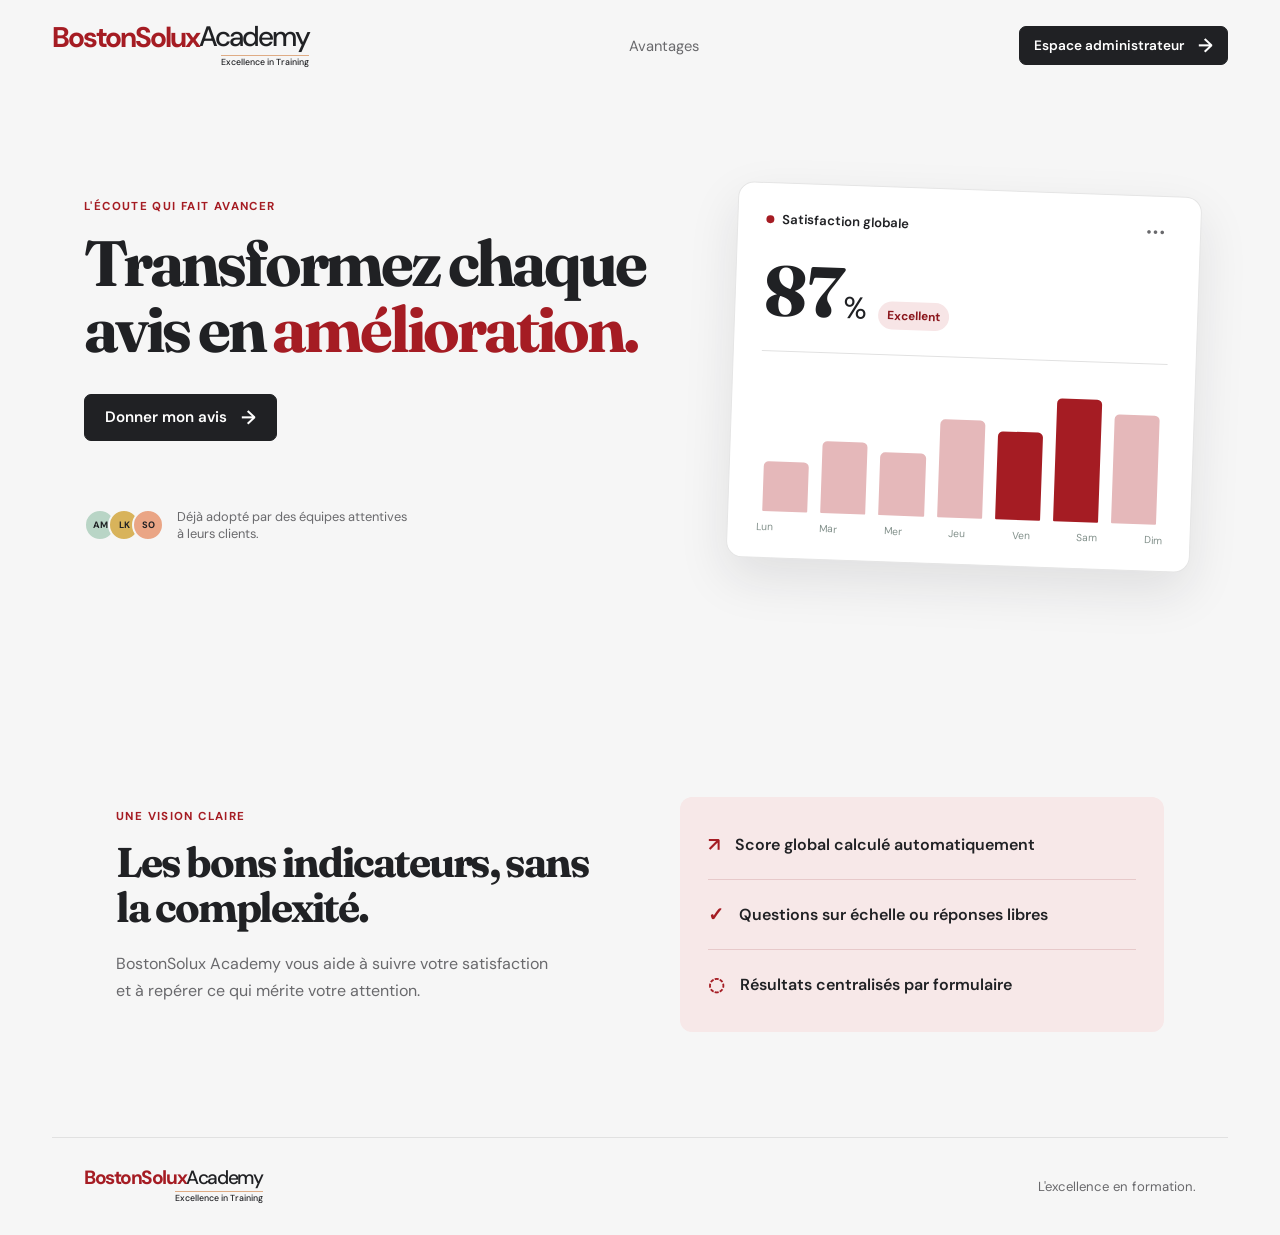
<file: frontend/index.html>
<!doctype html>
<html lang="fr">
<head>
  <meta charset="UTF-8">
  <meta name="viewport" content="width=device-width, initial-scale=1.0">
  <meta name="description" content="BostonSolux Academy, la plateforme de collecte et d'analyse de satisfaction.">
  <title>BostonSolux Academy — Évaluations</title>
  <link rel="preconnect" href="https://fonts.googleapis.com">
  <link rel="preconnect" href="https://fonts.gstatic.com" crossorigin>
  <link href="https://fonts.googleapis.com/css2?family=DM+Sans:wght@400;500;600;700&family=Fraunces:opsz,wght@9..144,600;9..144,700&display=swap" rel="stylesheet">
  <link rel="stylesheet" href="css/style.css">
</head>
<body>
  <header class="site-header">
    <a class="brand" href="index.html" aria-label="BostonSolux Academy, accueil">
      <span class="brand-logo">
        <span>BostonSolux</span><b>Academy</b>
        <small>Excellence in Training</small>
      </span>
    </a>
    <nav aria-label="Navigation principale">
      <a href="#avantages">Avantages</a>
    </nav>
    <a class="button button-small" href="connexion.html">Espace administrateur <span>→</span></a>
  </header>

  <main>
    <section class="hero">
      <div class="hero-copy">
        <p class="eyebrow">L'écoute qui fait avancer</p>
        <h1>Transformez chaque avis en <em>amélioration.</em></h1>
        <div class="hero-actions">
          <a class="button" href="evaluer.html">Donner mon avis <span>→</span></a>
        </div>
        <div class="trust">
          <div class="avatars"><span>AM</span><span>LK</span><span>SO</span></div>
          <p>Déjà adopté par des équipes attentives à leurs clients.</p>
        </div>
      </div>
      <div class="hero-card" aria-label="Aperçu d'un résultat de satisfaction">
        <div class="card-top">
          <span class="dot-label"><i></i> Satisfaction globale</span>
          <button aria-label="Plus d'options">•••</button>
        </div>
        <div class="score"><strong>87<small>%</small></strong><span>Excellent</span></div>
        <div class="chart" aria-hidden="true">
          <span style="height:36%"></span><span style="height:52%"></span><span style="height:45%"></span>
          <span style="height:70%"></span><span style="height:63%"></span><span style="height:88%"></span>
          <span style="height:78%"></span>
        </div>
        <div class="chart-labels"><span>Lun</span><span>Mar</span><span>Mer</span><span>Jeu</span><span>Ven</span><span>Sam</span><span>Dim</span></div>
      </div>
    </section>

    <section class="benefits" id="avantages">
      <div>
        <p class="eyebrow">Une vision claire</p>
        <h2>Les bons indicateurs, sans la complexité.</h2>
        <p>BostonSolux Academy vous aide à suivre votre satisfaction et à repérer ce qui mérite votre attention.</p>
      </div>
      <ul>
        <li><span>↗</span> Score global calculé automatiquement</li>
        <li><span>✓</span> Questions sur échelle ou réponses libres</li>
        <li><span>◌</span> Résultats centralisés par formulaire</li>
      </ul>
    </section>
  </main>

  <footer>
    <a class="brand" href="index.html">
      <span class="brand-logo">
        <span>BostonSolux</span><b>Academy</b>
        <small>Excellence in Training</small>
      </span>
    </a>
    <p>L'excellence en formation.</p>
  </footer>
</body>
</html>
</file>
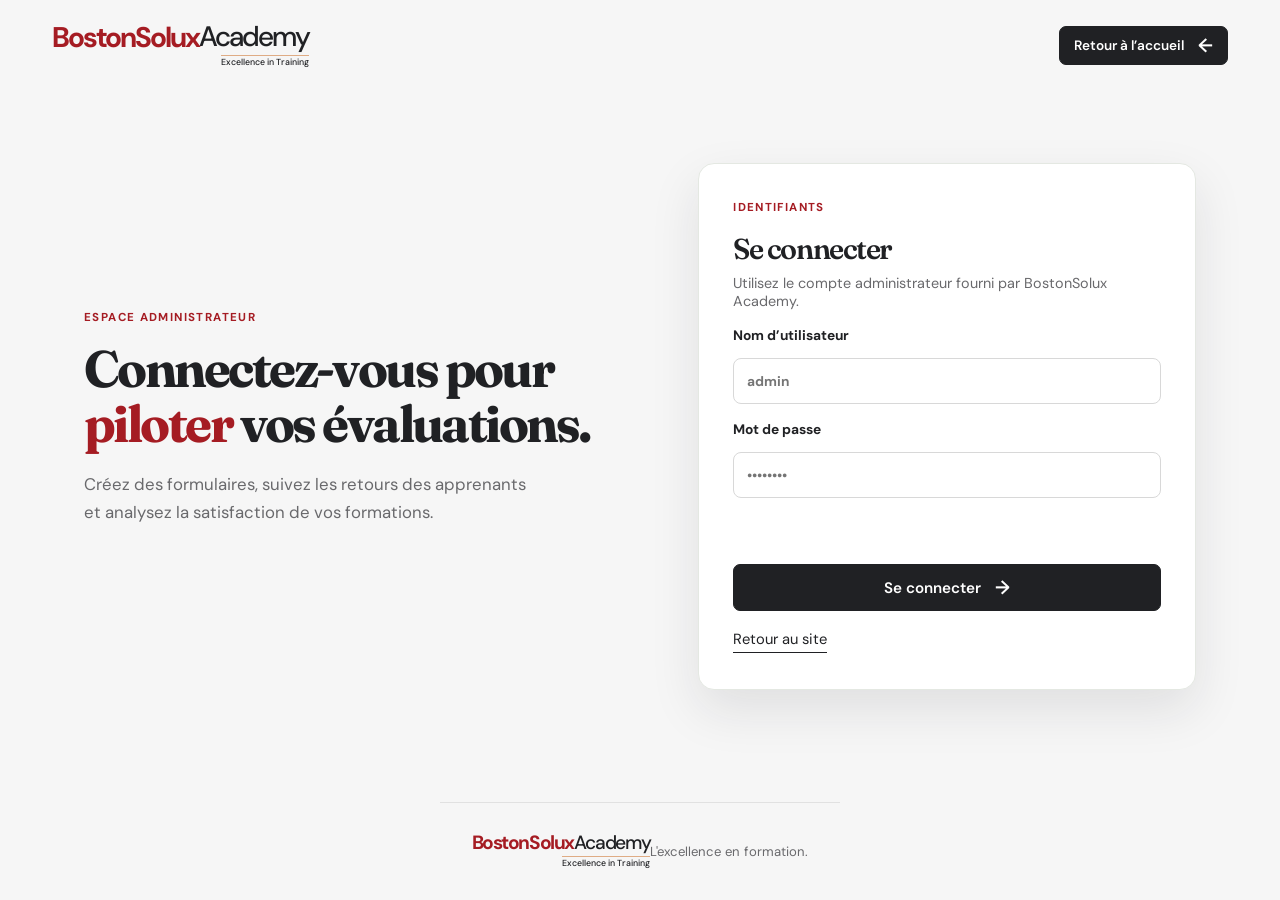
<file: frontend/admin.html>
<!doctype html>
<html lang="fr">
<head>
  <meta charset="UTF-8">
  <meta name="viewport" content="width=device-width, initial-scale=1.0">
  <title>Tableau de bord — BostonSolux Academy</title>
  <link rel="preconnect" href="https://fonts.googleapis.com">
  <link rel="preconnect" href="https://fonts.gstatic.com" crossorigin>
  <link href="https://fonts.googleapis.com/css2?family=DM+Sans:wght@400;500;600;700&family=Fraunces:opsz,wght@9..144,600;9..144,700&display=swap" rel="stylesheet">
  <link rel="stylesheet" href="css/style.css">
</head>
<body class="dashboard-page">
  <aside class="sidebar">
    <a class="brand" href="index.html">
      <span class="brand-logo">
        <span>BostonSolux</span><b>Academy</b>
        <small>Excellence in Training</small>
      </span>
    </a>
    <nav>
      <a class="active" href="admin.html"><span>▦</span> Vue d'ensemble</a>
      <a href="#formulaires"><span>▤</span> Formulaires</a>
      <a href="#resultats"><span>◔</span> Résultats</a>
    </nav>
    <div class="sidebar-bottom">
      <a href="index.html"><span>⌂</span> Voir le site</a>
      <button class="logout-link" id="logoutButton" type="button"><span>↩</span> Se déconnecter</button>
      <div class="profile">
        <span>AD</span>
        <div>
          <b id="adminName">Administrateur</b>
          <small>Espace de gestion</small>
        </div>
      </div>
    </div>
  </aside>

  <main class="dashboard-main">
    <header class="dashboard-header">
      <div>
        <p class="eyebrow">Tableau de bord</p>
        <h1>Bonjour <span id="adminGreeting">Admin</span> <span>👋</span></h1>
        <p>Créez vos questionnaires de satisfaction et suivez les retours.</p>
      </div>
      <button class="button" id="newFormButton" type="button">+ Nouveau formulaire</button>
    </header>

    <section class="metrics" aria-label="Indicateurs clés">
      <article>
        <span>Évaluations reçues</span>
        <strong id="metricEvaluations">0</strong>
      </article>
      <article>
        <span>Satisfaction moyenne</span>
        <strong id="metricSatisfaction">—</strong>
      </article>
      <article>
        <span>Formulaires actifs</span>
        <strong id="metricForms">0</strong>
      </article>
    </section>

    <section class="dashboard-section" id="formulaires">
      <div class="section-heading">
        <div>
          <h2>Vos formulaires</h2>
          <p>Lieu, formateurs et questions de chaque formation.</p>
        </div>
      </div>
      <div class="forms-list" id="formsList"></div>
    </section>

    <section class="dashboard-section" id="resultats">
      <div class="section-heading">
        <div>
          <h2>Réponses de l’apprenant</h2>
          <p>Consultez les réponses soumises pour chaque formulaire.</p>
        </div>
      </div>

      <label class="response-picker">
        Formulaire
        <select id="responseFormSelect"></select>
      </label>

      <div class="responses-list" id="responsesList">
        <p class="empty-state">Sélectionnez un formulaire pour afficher les réponses.</p>
      </div>
    </section>
  </main>

  <dialog id="formDialog">
    <form class="dialog-content dialog-wide" id="createForm">
      <button class="dialog-close" type="button" id="closeDialog" aria-label="Fermer">×</button>
      <p class="eyebrow">Nouveau formulaire</p>
      <h2>Créez votre questionnaire</h2>

      <label>Titre de la formation
        <input id="formTitle" required placeholder="Ex. Formation Cybersécurité &amp; Réseaux">
      </label>

      <label>Catégorie
        <input id="formCategory" placeholder="Ex. Informatique / Certifications">
      </label>

      <label>Lieu de la formation
        <input id="formLocation" required placeholder="Ex. Lomé, Campus BostonSolux / En ligne">
      </label>

      <div class="builder-block">
        <div class="builder-heading">
          <h3>Formateur(s)</h3>
          <button type="button" class="button button-ghost button-tiny" id="addTrainerButton">+ Ajouter un formateur</button>
        </div>
        <div id="trainersContainer"></div>
      </div>

      <div class="builder-block">
        <div class="builder-heading">
          <h3>Questions du formulaire</h3>
          <button type="button" class="button button-ghost button-tiny" id="addQuestionButton">+ Ajouter une question</button>
        </div>
        <div id="questionsContainer"></div>
      </div>

      <p class="validation" id="formError" role="alert"></p>

      <menu>
        <button type="button" class="button button-ghost" id="cancelDialog">Annuler</button>
        <button type="submit" class="button" id="saveFormButton">Créer le formulaire</button>
      </menu>
    </form>
  </dialog>

  <script src="js/api.js"></script>
  <script src="js/auth.js"></script>
  <script src="js/admin.js"></script>
</body>
</html>
</file>
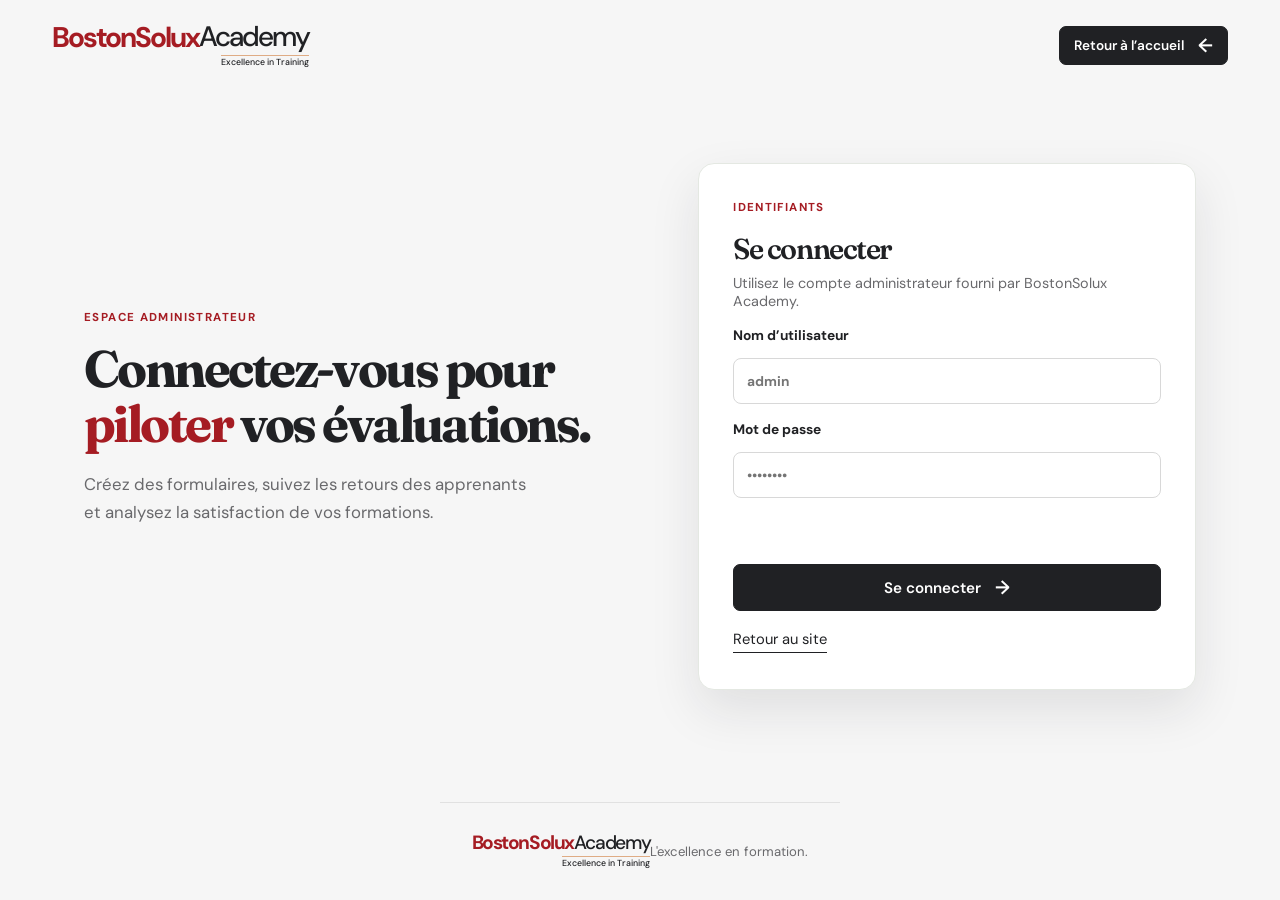
<file: frontend/connexion.html>
<!doctype html>
<html lang="fr">
<head>
  <meta charset="UTF-8">
  <meta name="viewport" content="width=device-width, initial-scale=1.0">
  <meta name="description" content="Connexion à l’espace administrateur BostonSolux Academy.">
  <title>Connexion — BostonSolux Academy</title>
  <link rel="preconnect" href="https://fonts.googleapis.com">
  <link rel="preconnect" href="https://fonts.gstatic.com" crossorigin>
  <link href="https://fonts.googleapis.com/css2?family=DM+Sans:wght@400;500;600;700&family=Fraunces:opsz,wght@9..144,600;9..144,700&display=swap" rel="stylesheet">
  <link rel="stylesheet" href="css/style.css">
</head>
<body class="login-page">
  <header class="site-header">
    <a class="brand" href="index.html" aria-label="BostonSolux Academy, accueil">
      <span class="brand-logo">
        <span>BostonSolux</span><b>Academy</b>
        <small>Excellence in Training</small>
      </span>
    </a>
    <a class="button button-small header-home" href="index.html">Retour à l’accueil <span>←</span></a>
  </header>

  <main class="login-wrap">
    <section class="login-intro">
      <p class="eyebrow">Espace administrateur</p>
      <h1>Connectez-vous pour <em>piloter</em> vos évaluations.</h1>
      <p>Créez des formulaires, suivez les retours des apprenants et analysez la satisfaction de vos formations.</p>
    </section>

    <form class="login-card" id="loginForm">
      <p class="eyebrow">Identifiants</p>
      <h2>Se connecter</h2>
      <p class="login-hint">Utilisez le compte administrateur fourni par BostonSolux Academy.</p>

      <label for="username">Nom d’utilisateur
        <input id="username" name="username" type="text" autocomplete="username" required placeholder="admin">
      </label>
      <label for="password">Mot de passe
        <input id="password" name="password" type="password" autocomplete="current-password" required placeholder="••••••••">
      </label>

      <p class="validation" id="loginError" role="alert"></p>

      <button class="button" type="submit" id="loginSubmit">Se connecter <span>→</span></button>
      <a class="text-link login-back" href="index.html">Retour au site</a>
    </form>
  </main>

  <footer>
    <a class="brand" href="index.html">
      <span class="brand-logo">
        <span>BostonSolux</span><b>Academy</b>
        <small>Excellence in Training</small>
      </span>
    </a>
    <p>L'excellence en formation.</p>
  </footer>

  <script src="js/api.js"></script>
  <script src="js/connexion.js"></script>
</body>
</html>
</file>
<file: frontend/css/style.css>
:root { --ink:#202124; --muted:#69696c; --cream:#f6f6f6; --paper:#ffffff; --line:#e1e1e1; --mint:#f5e4e5; --accent:#a51c23; --yellow:#d8b35b; --shadow:0 20px 50px rgba(32,33,36,.10); }
* { box-sizing:border-box; } body { margin:0; font-family:'DM Sans',sans-serif; color:var(--ink); background:var(--cream); } a { color:inherit; text-decoration:none; } .brand { align-items:center; display:inline-flex; font-weight:700; gap:9px; letter-spacing:-.04em; font-size:1.25rem; } .brand-mark { align-items:center; background:var(--ink); border-radius:8px; color:#fff; display:inline-flex; font-family:Fraunces,serif; height:29px; justify-content:center; width:29px; } .site-header,.simple-header { align-items:center; display:flex; justify-content:space-between; margin:auto; max-width:1240px; padding:25px 32px; } .site-header nav { display:flex; gap:32px; color:var(--muted); font-size:.92rem; } .site-header nav a:hover,.text-link:hover { color:var(--accent); } .button { align-items:center; background:var(--ink); border:1px solid var(--ink); border-radius:7px; color:white; cursor:pointer; display:inline-flex; font:600 .95rem 'DM Sans',sans-serif; gap:14px; justify-content:center; min-height:47px; padding:0 20px; transition:.2s ease; } .button:hover { background:#28534d; transform:translateY(-1px); } .button span { font-size:1.2rem; } .button-small { min-height:39px; padding:0 14px; font-size:.85rem; } .button-ghost { background:transparent; color:var(--ink); border-color:var(--line); } .button-ghost:hover { background:#f0f3ee; color:var(--ink); }
.hero { align-items:center; display:grid; gap:80px; grid-template-columns:1.1fr .9fr; margin:0 auto; max-width:1176px; min-height:600px; padding:60px 32px 90px; } .eyebrow { color:#66817a; font-size:.72rem; font-weight:700; letter-spacing:.12em; margin:0 0 16px; text-transform:uppercase; } h1,h2,h3 { letter-spacing:-.05em; margin-top:0; } h1,h2 { font-family:Fraunces,serif; } .hero h1 { font-size:clamp(3.2rem,5vw,5rem); line-height:1.03; margin-bottom:25px; } .hero h1 em { color:var(--accent); font-style:normal; } .hero-text { color:var(--muted); font-size:1.08rem; line-height:1.7; max-width:495px; } .hero-actions { align-items:center; display:flex; gap:23px; margin-top:32px; } .text-link { border-bottom:1px solid currentColor; font-size:.92rem; padding-bottom:3px; } .trust { align-items:center; display:flex; gap:13px; margin-top:54px; } .trust p { color:var(--muted); font-size:.8rem; max-width:230px; } .avatars { display:flex; } .avatars span { align-items:center; background:var(--yellow); border:2px solid var(--cream); border-radius:50%; display:flex; font-size:.58rem; font-weight:700; height:32px; justify-content:center; margin-left:-8px; width:32px; } .avatars span:first-child { margin-left:0; background:#b9d5c6; } .avatars span:last-child { background:#eaa585; }
.hero-card { background:var(--paper); border:1px solid #e4e8e2; border-radius:16px; box-shadow:var(--shadow); padding:27px 28px 24px; transform:rotate(2deg); } .card-top { align-items:center; display:flex; font-size:.82rem; font-weight:600; justify-content:space-between; } .card-top button { background:none; border:0; color:var(--muted); cursor:pointer; letter-spacing:2px; } .dot-label { align-items:center; display:flex; gap:8px; } .dot-label i { background:#55aa7a; border-radius:50%; height:8px; width:8px; } .score { align-items:baseline; border-bottom:1px solid var(--line); display:flex; gap:12px; margin:28px 0 20px; padding-bottom:25px; } .score strong { font:700 4.4rem/1 Fraunces,serif; } .score small { font:400 1.9rem DM Sans,sans-serif; } .score span { background:#e3f2e8; border-radius:30px; color:#398056; font-size:.74rem; font-weight:700; padding:6px 9px; } .chart { align-items:flex-end; display:flex; gap:13px; height:140px; padding:0 6px; } .chart span { background:#b8dac8; border-radius:5px 5px 1px 1px; flex:1; } .chart span:nth-last-child(2),.chart span:nth-last-child(3) { background:#4d9c72; } .chart-labels { color:#82908b; display:flex; font-size:.64rem; justify-content:space-between; margin-top:9px; }
.steps { background:var(--ink); color:#fff; padding:100px max(32px,calc((100vw - 1112px)/2)); } .steps .eyebrow { color:#9fc6b1; } .steps h2 { font-size:clamp(2rem,3.5vw,3.25rem); max-width:500px; } .step-grid { display:grid; gap:35px; grid-template-columns:repeat(3,1fr); margin-top:62px; } .step-grid article { border-top:1px solid #52716b; padding-top:23px; } .step-number { color:#a2cbb3; font:600 .8rem monospace; } .step-grid h3 { font:600 1.4rem Fraunces,serif; margin:25px 0 9px; } .step-grid p { color:#bfd0c9; font-size:.94rem; line-height:1.6; max-width:245px; } .benefits { align-items:center; display:grid; gap:80px; grid-template-columns:1fr 1fr; margin:auto; max-width:1112px; padding:105px 32px; } .benefits h2 { font-size:2.6rem; line-height:1.1; margin-bottom:20px; } .benefits p:not(.eyebrow) { color:var(--muted); line-height:1.65; max-width:450px; } .benefits ul { background:#e6f0e8; border-radius:12px; list-style:none; margin:0; padding:13px 28px; } .benefits li { align-items:center; border-bottom:1px solid #c9ddcf; display:flex; font-weight:600; gap:15px; padding:22px 0; } .benefits li:last-child { border:0; } .benefits li span { color:#43936a; font-size:1.2rem; } footer { align-items:center; border-top:1px solid var(--line); color:var(--muted); display:flex; font-size:.82rem; justify-content:space-between; margin:auto; max-width:1176px; padding:27px 32px; } footer .brand { color:var(--ink); }
.survey-page { background:#f2f5f1; min-height:100vh; } .simple-header { background:var(--paper); max-width:none; padding-left:max(32px,calc((100vw - 1120px)/2)); padding-right:max(32px,calc((100vw - 1120px)/2)); } .secure-note { color:var(--muted); font-size:.8rem; } .survey-wrap { margin:auto; max-width:680px; padding:58px 24px; } .progress-wrap { margin:0 12px 26px; } .progress-meta { color:var(--muted); display:flex; font-size:.8rem; justify-content:space-between; } .progress-track { background:#d9e2dc; border-radius:10px; height:7px; margin-top:10px; overflow:hidden; } .progress-track div { background:#5caa79; border-radius:inherit; height:100%; transition:width .25s; } .survey-card { background:var(--paper); border:1px solid #e0e7e1; border-radius:14px; box-shadow:0 8px 35px rgba(24,60,56,.06); padding:46px 52px 34px; } .survey-card h1 { font-size:2.45rem; line-height:1.1; margin-bottom:13px; } .survey-description { color:var(--muted); line-height:1.6; margin-bottom:40px; } fieldset { border:0; margin:0; padding:0; } legend { font-size:1.12rem; font-weight:700; line-height:1.45; padding:0; } .required,.optional { border-radius:10px; font:600 .64rem 'DM Sans',sans-serif; letter-spacing:.03em; margin-left:7px; padding:3px 6px; text-transform:uppercase; vertical-align:middle; } .required { background:#fbe5dd; color:#bd593b; } .optional { background:#e7eeea; color:#648076; } .scale-labels { color:var(--muted); display:flex; font-size:.76rem; justify-content:space-between; margin:32px 2px 11px; } .rating-options { display:flex; gap:11px; } .rating-options label { flex:1; } .rating-options input { opacity:0; position:absolute; } .rating-options span { align-items:center; border:1px solid #cedbd2; border-radius:8px; cursor:pointer; display:flex; font-size:1.15rem; font-weight:700; height:58px; justify-content:center; transition:.15s; } .rating-options input:checked + span { background:var(--ink); border-color:var(--ink); color:#fff; } .rating-options input:focus-visible + span { outline:3px solid #f0bc99; } textarea,input { background:#fff; border:1px solid #cedbd2; border-radius:8px; color:var(--ink); font:inherit; margin-top:14px; outline-color:var(--accent); padding:13px; resize:vertical; width:100%; } .validation { color:#c5563a; font-size:.82rem; min-height:18px; } .form-actions { border-top:1px solid var(--line); display:flex; justify-content:space-between; margin-top:45px; padding-top:25px; } .privacy-note { color:var(--muted); font-size:.75rem; text-align:center; } .success-state { padding:33px 10px; text-align:center; } .success-state > span { align-items:center; background:#dff1e5; border-radius:50%; color:#41895f; display:inline-flex; font-size:1.5rem; height:54px; justify-content:center; width:54px; } .success-state h2 { font-size:2rem; margin:20px 0 10px; } .success-state p { color:var(--muted); line-height:1.6; margin:auto auto 28px; max-width:390px; }
.dashboard-page { background:#f7f8f5; display:flex; min-height:100vh; } .sidebar { background:var(--ink); color:#eaf1ec; display:flex; flex-direction:column; min-height:100vh; padding:30px 19px; position:fixed; width:245px; } .sidebar .brand { color:#fff; margin:0 12px 54px; } .sidebar .brand-mark { background:#e7f0e9; color:var(--ink); } .sidebar nav { display:grid; gap:6px; } .sidebar nav a,.sidebar-bottom > a { align-items:center; border-radius:7px; color:#b7cac2; display:flex; font-size:.9rem; gap:12px; padding:12px; } .sidebar nav a span,.sidebar-bottom > a span { font-size:1.15rem; width:18px; } .sidebar nav a.active,.sidebar nav a:hover { background:#315650; color:#fff; } .sidebar-bottom { margin-top:auto; } .profile { align-items:center; border-top:1px solid #41625c; display:flex; gap:9px; margin-top:20px; padding:20px 8px 0; } .profile > span { align-items:center; background:#dfb04f; border-radius:50%; color:var(--ink); display:flex; font-size:.7rem; font-weight:700; height:32px; justify-content:center; width:32px; } .profile b,.profile small { display:block; font-size:.72rem; } .profile small { color:#a9c0b7; font-size:.64rem; margin-top:3px; } .dashboard-main { margin-left:245px; max-width:1300px; padding:64px 62px; width:calc(100% - 245px); } .dashboard-header,.section-heading { align-items:flex-start; display:flex; justify-content:space-between; } .dashboard-header h1 { font:600 2.35rem Fraunces,serif; margin:0 0 8px; } .dashboard-header > div > p:last-child,.section-heading p { color:var(--muted); font-size:.9rem; margin:0; } .metrics { display:grid; gap:18px; grid-template-columns:repeat(3,1fr); margin:44px 0 52px; } .metrics article { background:var(--paper); border:1px solid #e4e9e4; border-radius:10px; padding:23px; } .metrics article > span,.metrics article > small { color:var(--muted); display:block; font-size:.77rem; } .metrics strong { display:block; font:600 2.1rem Fraunces,serif; margin:13px 0 8px; } .metrics strong small { font:400 1.1rem DM Sans,sans-serif; } .metrics .positive { color:#418d62; font-weight:700; } .metrics i { color:var(--muted); font-style:normal; font-weight:400; } .dashboard-section { margin-bottom:47px; } .section-heading h2 { font:600 1.65rem Fraunces,serif; margin:0 0 7px; } .section-heading > a { border-bottom:1px solid; font-size:.81rem; font-weight:700; padding-bottom:2px; } .forms-list,.comments { background:var(--paper); border:1px solid #e4e9e4; border-radius:10px; margin-top:23px; overflow:hidden; } .form-row { align-items:center; border-bottom:1px solid var(--line); display:grid; gap:17px; grid-template-columns:42px 1fr 110px 110px 20px; padding:17px 22px; } .form-row:last-child,.comments article:last-child { border-bottom:0; } .form-icon { align-items:center; background:#e3f0e7; border-radius:7px; color:#478c64; display:flex; height:38px; justify-content:center; } .form-details h3 { font-size:.92rem; letter-spacing:-.02em; margin:0 0 5px; } .form-details p,.form-data span,.form-score span { color:var(--muted); font-size:.72rem; margin:0; } .status { color:#4d9669; font-weight:700; } .form-data b,.form-score b { display:block; font-size:.9rem; margin-bottom:3px; } .form-row > a { color:var(--muted); font-size:1.2rem; } .comments article { align-items:flex-start; border-bottom:1px solid var(--line); display:flex; gap:12px; padding:19px 22px; } .comment-avatar { align-items:center; border-radius:50%; display:flex; flex:0 0 35px; font-size:.65rem; font-weight:700; height:35px; justify-content:center; } .gold { background:#f4dc99; }.blue { background:#c6d9ed; } .comments b { font-size:.83rem; }.comments p { font-size:.87rem; margin:6px 0; }.comments small { color:var(--muted); font-size:.7rem; }.rating { color:#c07f17; font-size:.74rem; font-weight:700; margin-left:auto; white-space:nowrap; } dialog { background:transparent; border:0; padding:0; } dialog::backdrop { background:rgba(18,46,41,.45); } .dialog-content { background:var(--paper); border:0; border-radius:12px; box-shadow:var(--shadow); min-width:min(480px,calc(100vw - 40px)); padding:34px; position:relative; } .dialog-content h2 { font-size:1.8rem; }.dialog-content label { display:block; font-size:.86rem; font-weight:700; margin-top:18px; }.dialog-close { background:transparent; border:0; color:var(--muted); cursor:pointer; font-size:1.5rem; position:absolute; right:16px; top:12px; } menu { display:flex; gap:10px; justify-content:flex-end; margin:27px 0 0; padding:0; }
@media (max-width:780px) { .site-header nav { display:none; }.site-header { padding:20px; }.hero { gap:42px; grid-template-columns:1fr; padding:53px 26px 65px; }.hero-card { margin:0 11px; }.step-grid,.benefits,.metrics { grid-template-columns:1fr; }.steps,.benefits { padding:70px 26px; }.step-grid { margin-top:35px; }.benefits { gap:35px; } footer { padding:24px 20px; }.secure-note { display:none; }.simple-header { padding:20px 24px; }.survey-wrap { padding:35px 15px; }.survey-card { padding:32px 24px 24px; }.survey-card h1 { font-size:2rem; }.rating-options { gap:7px; }.form-actions { gap:12px; }.sidebar { display:none; }.dashboard-main { margin:0; padding:36px 20px; width:100%; }.dashboard-header { gap:20px; }.dashboard-header h1 { font-size:2rem; }.dashboard-header .button { font-size:0; min-width:44px; padding:0; }.dashboard-header .button::first-letter { font-size:1.25rem; }.metrics { margin:30px 0 40px; }.form-row { grid-template-columns:38px 1fr 20px; padding:16px; }.form-data,.form-score { display:none; }.section-heading { gap:15px; }.comments article { padding:17px; }.rating { display:none; } }

/* Identité visuelle BostonSolux Academy — rouge, noir et gris. */
.button:hover { background:#7e151a; }
.button-ghost:hover { background:#f1f1f1; }
.eyebrow { color:#a51c23; }
.hero-card { border-color:#e5e5e5; }
.dot-label i,.chart span:nth-last-child(2),.chart span:nth-last-child(3),.progress-track div { background:#a51c23; }
.score span { background:#f7e5e6; color:#8b171d; }
.chart span { background:#e5b8ba; }
.steps .eyebrow,.step-number { color:#efb9bb; }
.step-grid article { border-color:#6f6f72; }
.step-grid p { color:#dedee0; }
.benefits ul { background:#f7e8e8; }
.benefits li { border-color:#e7c9ca; }
.benefits li span { color:#a51c23; }
.survey-page { background:#f4f4f4; }
.progress-track { background:#e4d7d7; }
.survey-card { border-color:#e2e2e2; box-shadow:0 8px 35px rgba(32,33,36,.06); }
.required { background:#f7e3e4; color:#a51c23; }
.optional { background:#eeeeee; color:#67676a; }
.rating-options span,textarea,input { border-color:#d8d8d8; }
.rating-options input:focus-visible + span { outline-color:#e7afb1; }
.success-state > span { background:#f7e2e3; color:#a51c23; }
.sidebar { color:#efeff0; }
.sidebar .brand-mark { background:#a51c23; color:#fff; }
.sidebar nav a,.sidebar-bottom > a { color:#c9c9cb; }
.sidebar nav a.active,.sidebar nav a:hover { background:#a51c23; }
.profile { border-color:#5d5d60; }
.profile small { color:#c2c2c4; }
.metrics .positive,.status { color:#a51c23; }
.form-icon { background:#f7e4e5; color:#a51c23; }
dialog::backdrop { background:rgba(32,33,36,.5); }

/* Logo textuel BostonSolux Academy. */
.brand { letter-spacing:0; }
.brand-logo { display:grid; grid-template-columns:auto auto; line-height:.88; position:relative; }
.brand-logo > span { color:#a51c23; font-size:1.78rem; font-weight:700; letter-spacing:-.075em; }
.brand-logo > b { color:#202124; font-size:1.76rem; font-weight:500; letter-spacing:-.07em; }
.brand-logo small { border-top:1px solid #dfac85; color:#202124; font-size:.55rem; font-weight:500; grid-column:1 / -1; justify-self:end; letter-spacing:0; margin-top:5px; padding-top:3px; }
.academy-label { color:#a51c23; font-size:.77rem; font-weight:700; letter-spacing:.08em; text-transform:uppercase; }
.sidebar .brand { margin-bottom:54px; }
.sidebar .brand-logo > span { color:#fff; font-size:1.3rem; }
.sidebar .brand-logo > b { color:#f0b9bc; font-size:1.3rem; }
.sidebar .brand-logo small { border-color:#a51c23; color:#d7d7d8; font-size:.43rem; }
footer .brand-logo > span { font-size:1.2rem; }
footer .brand-logo > b { font-size:1.2rem; }
@media (max-width:780px) { .brand-logo > span,.brand-logo > b { font-size:1.38rem; }.academy-label { display:none; } }

/* Grille d'évaluation inspirée de la fiche de satisfaction BostonSolux Academy. */
.matrix-wrap { max-width:1180px; }
.matrix-card { padding:42px; }
.matrix-card h1 { margin-bottom:22px; }
.training-info { background:#f8f1f1; border-left:4px solid #a51c23; display:grid; grid-template-columns:repeat(3,1fr); gap:12px 24px; margin:0 0 27px; padding:15px 18px; }
.training-info p { font-size:.82rem; margin:0; }
.matrix-card .survey-description { margin-bottom:22px; }
.evaluation-table { border:1px solid #d5d5d5; overflow:hidden; }
.table-header,.table-row { display:grid; grid-template-columns:minmax(290px,2.45fr) repeat(5,minmax(82px,1fr)); }
.table-header { background:#202124; color:#fff; }
.table-header > span { align-items:center; border-left:1px solid #55565a; display:flex; flex-direction:column; font-size:.7rem; font-weight:700; justify-content:center; line-height:1.25; min-height:86px; padding:9px 4px; text-align:center; }
.table-header > span:first-child { align-items:flex-start; border-left:0; font-size:.8rem; padding-left:17px; text-align:left; }
.table-header i { color:#efb9bb; font-size:1.4rem; font-style:normal; margin-bottom:4px; }
.table-row { border-top:1px solid #d5d5d5; margin:0; min-height:77px; padding:0; }
.table-row legend { align-items:center; background:#fff; display:flex; font-size:.87rem; font-weight:600; line-height:1.42; padding:13px 17px; }
.table-row label { align-items:center; border-left:1px solid #d5d5d5; cursor:pointer; display:flex; flex-direction:column; gap:7px; justify-content:center; position:relative; }
.table-row label b { color:#5f6063; font-size:.61rem; font-weight:700; line-height:1.1; max-width:75px; text-align:center; }
.table-row input { height:1px; margin:0; opacity:0; position:absolute; width:1px; }
.table-row label > span { border:2px solid #aeb0b2; display:block; height:19px; transition:.15s ease; width:19px; }
.table-row input:checked + span { background:#a51c23; border-color:#a51c23; box-shadow:inset 0 0 0 3px #fff; }
.table-row input:focus-visible + span { outline:3px solid #e9b9bc; outline-offset:2px; }
.comment-label { display:block; font-size:.9rem; font-weight:700; margin-top:28px; }
.comment-label span { background:#eee; border-radius:10px; color:#69696c; font-size:.62rem; margin-left:7px; padding:3px 6px; text-transform:uppercase; }
.sr-only { clip:rect(0,0,0,0); clip-path:inset(50%); height:1px; overflow:hidden; position:absolute; white-space:nowrap; width:1px; }
@media (max-width:780px) { .matrix-card { padding:27px 16px; }.training-info { grid-template-columns:1fr; }.evaluation-table { border:0; overflow:visible; }.table-header { display:none; }.table-row { border:1px solid #d5d5d5; display:grid; grid-template-columns:repeat(5,1fr); margin-bottom:15px; }.table-row legend { grid-column:1 / -1; min-height:73px; }.table-row label { border-top:1px solid #d5d5d5; min-height:78px; }.table-row label:first-of-type { border-left:0; }.table-row label b { font-size:.52rem; }.table-row label > span { height:17px; width:17px; } }
.open-questions { border-top:1px solid #dedede; margin-top:30px; padding-top:5px; }
.open-question { margin-top:27px; }
.open-question label,.multiple-question legend { display:block; font-size:.94rem; font-weight:700; line-height:1.45; }
.open-question label span,.multiple-question legend span { background:#eee; border-radius:10px; color:#69696c; font-size:.6rem; font-weight:700; letter-spacing:.02em; margin-left:6px; padding:3px 6px; text-transform:uppercase; white-space:nowrap; }
.multiple-question { border:0; margin:29px 0 0; padding:0; }
.checkbox-list { display:grid; gap:11px; margin-top:15px; }
.checkbox-list label { align-items:flex-start; cursor:pointer; display:flex; font-size:.84rem; gap:10px; line-height:1.4; }
.checkbox-list input { height:1px; margin:0; opacity:0; position:absolute; width:1px; }
.checkbox-list label > span { border:2px solid #aaa; display:inline-block; flex:0 0 18px; height:18px; margin-top:1px; }
.checkbox-list input:checked + span { background:#a51c23; border-color:#a51c23; box-shadow:inset 0 0 0 3px #fff; }
.checkbox-list input:focus-visible + span { outline:3px solid #e9b9bc; outline-offset:2px; }
.other-training { margin-left:28px; max-width:520px; }
.other-training:disabled { background:#f4f4f4; color:#999; }

/* Page de connexion, alignée sur l’accueil. */
.login-page { min-height:100vh; display:flex; flex-direction:column; }
.login-page .site-header { width:100%; gap:48px; }
.login-page .header-home { margin-left:auto; flex-shrink:0; }
.login-wrap { align-items:center; display:grid; gap:64px; grid-template-columns:1.05fr .95fr; margin:0 auto; max-width:1176px; padding:40px 32px 80px; width:100%; flex:1; }
.login-intro h1 { font-size:clamp(2.4rem,4vw,3.6rem); line-height:1.08; margin-bottom:18px; }
.login-intro h1 em { color:var(--accent); font-style:normal; }
.login-intro p:not(.eyebrow) { color:var(--muted); font-size:1.05rem; line-height:1.7; max-width:460px; }
.login-card { background:var(--paper); border:1px solid #e4e8e2; border-radius:16px; box-shadow:var(--shadow); padding:36px 34px; }
.login-card h2 { font:600 1.8rem Fraunces,serif; margin:0 0 8px; }
.login-hint { color:var(--muted); font-size:.9rem; margin:0 0 8px; }
.login-card label { display:block; font-size:.86rem; font-weight:700; margin-top:16px; }
.login-card .button { margin-top:22px; width:100%; }
.login-back { display:inline-block; margin-top:18px; }
@media (max-width:780px) { .login-wrap { grid-template-columns:1fr; gap:28px; padding:24px 20px 50px; } }

/* Construction de formulaire (admin). */
.logout-link { align-items:center; background:transparent; border:0; border-radius:7px; color:#c9c9cb; cursor:pointer; display:flex; font:inherit; font-size:.9rem; gap:12px; padding:12px; width:100%; }
.logout-link:hover { background:#a51c23; color:#fff; }
.dashboard-note,.empty-state { color:var(--muted); font-size:.9rem; padding:18px 22px; }
.dialog-wide { max-height:min(88vh,820px); min-width:min(720px,calc(100vw - 32px)); overflow:auto; }
.builder-block { border-top:1px solid var(--line); margin-top:22px; padding-top:16px; }
.builder-heading { align-items:center; display:flex; gap:12px; justify-content:space-between; margin-bottom:12px; }
.builder-heading h3 { font-size:1rem; margin:0; }
.button-tiny { min-height:34px; padding:0 12px; font-size:.78rem; }
.dynamic-row { align-items:flex-end; display:flex; gap:10px; margin-bottom:10px; }
.dynamic-row .grow { flex:1; margin-top:0; }
.question-item { background:#fafafa; border:1px solid var(--line); border-radius:10px; margin-bottom:12px; padding:14px; }
.question-meta { display:grid; gap:12px; grid-template-columns:1fr auto; margin-top:8px; }
.question-meta label,.builder-block label { margin-top:0; }
.checkbox-inline { align-items:center; display:flex; font-size:.82rem; gap:8px; margin-top:22px; }
.checkbox-inline input { margin:0; width:auto; }
select { background:#fff; border:1px solid #d8d8d8; border-radius:8px; font:inherit; margin-top:14px; padding:13px; width:100%; }
.picker-list { display:grid; gap:12px; }
.picker-item { border:1px solid #e2e2e2; border-radius:10px; display:block; padding:16px 18px; }
.picker-item:hover { border-color:#a51c23; }
.picker-item h3 { font-size:1.05rem; margin:0 0 6px; }
.picker-item p { color:var(--muted); font-size:.82rem; margin:0; }
@media (max-width:780px) { .question-meta,.dynamic-row { grid-template-columns:1fr; display:grid; } }

/* Réponses des apprenants (admin). */
.response-picker { display:block; font-size:.86rem; font-weight:700; margin-top:20px; max-width:440px; }
.response-picker select { margin-top:8px; }
.responses-list { display:grid; gap:16px; margin-top:23px; }
.responses-list .empty-state { background:var(--paper); border:1px solid #e4e9e4; border-radius:10px; }
.response-card { background:var(--paper); border:1px solid #e4e9e4; border-radius:10px; padding:20px 22px; }
.response-card header { align-items:baseline; display:flex; flex-wrap:wrap; gap:6px 14px; margin-bottom:14px; }
.response-card header b { font-size:.95rem; }
.response-card header span { color:var(--muted); font-size:.78rem; }
.response-card ul { display:grid; gap:0; list-style:none; margin:0; padding:0; }
.response-card li { border-top:1px solid var(--line); display:flex; gap:18px; justify-content:space-between; padding:11px 2px; }
.response-card li:first-child { border-top:0; }
.response-question { color:var(--ink); font-size:.85rem; }
.response-value { color:#478c64; font-size:.85rem; font-weight:700; text-align:right; white-space:pre-wrap; }
.responses-pagination { align-items:center; background:var(--paper); border:1px solid #e4e9e4; border-radius:10px; display:flex; flex-wrap:wrap; gap:14px; justify-content:center; padding:13px 18px; }
.responses-pagination span { color:var(--muted); font-size:.8rem; }
.responses-pagination button { background:#fff; border:1px solid #d8d8d8; border-radius:8px; cursor:pointer; font:inherit; font-size:.8rem; font-weight:700; padding:8px 14px; }
.responses-pagination button:hover:not(:disabled) { border-color:#478c64; color:#478c64; }
.responses-pagination button:disabled { cursor:default; opacity:.45; }
@media (max-width:780px) { .response-card li { flex-direction:column; gap:4px; } .response-value { text-align:left; } }
</file>
